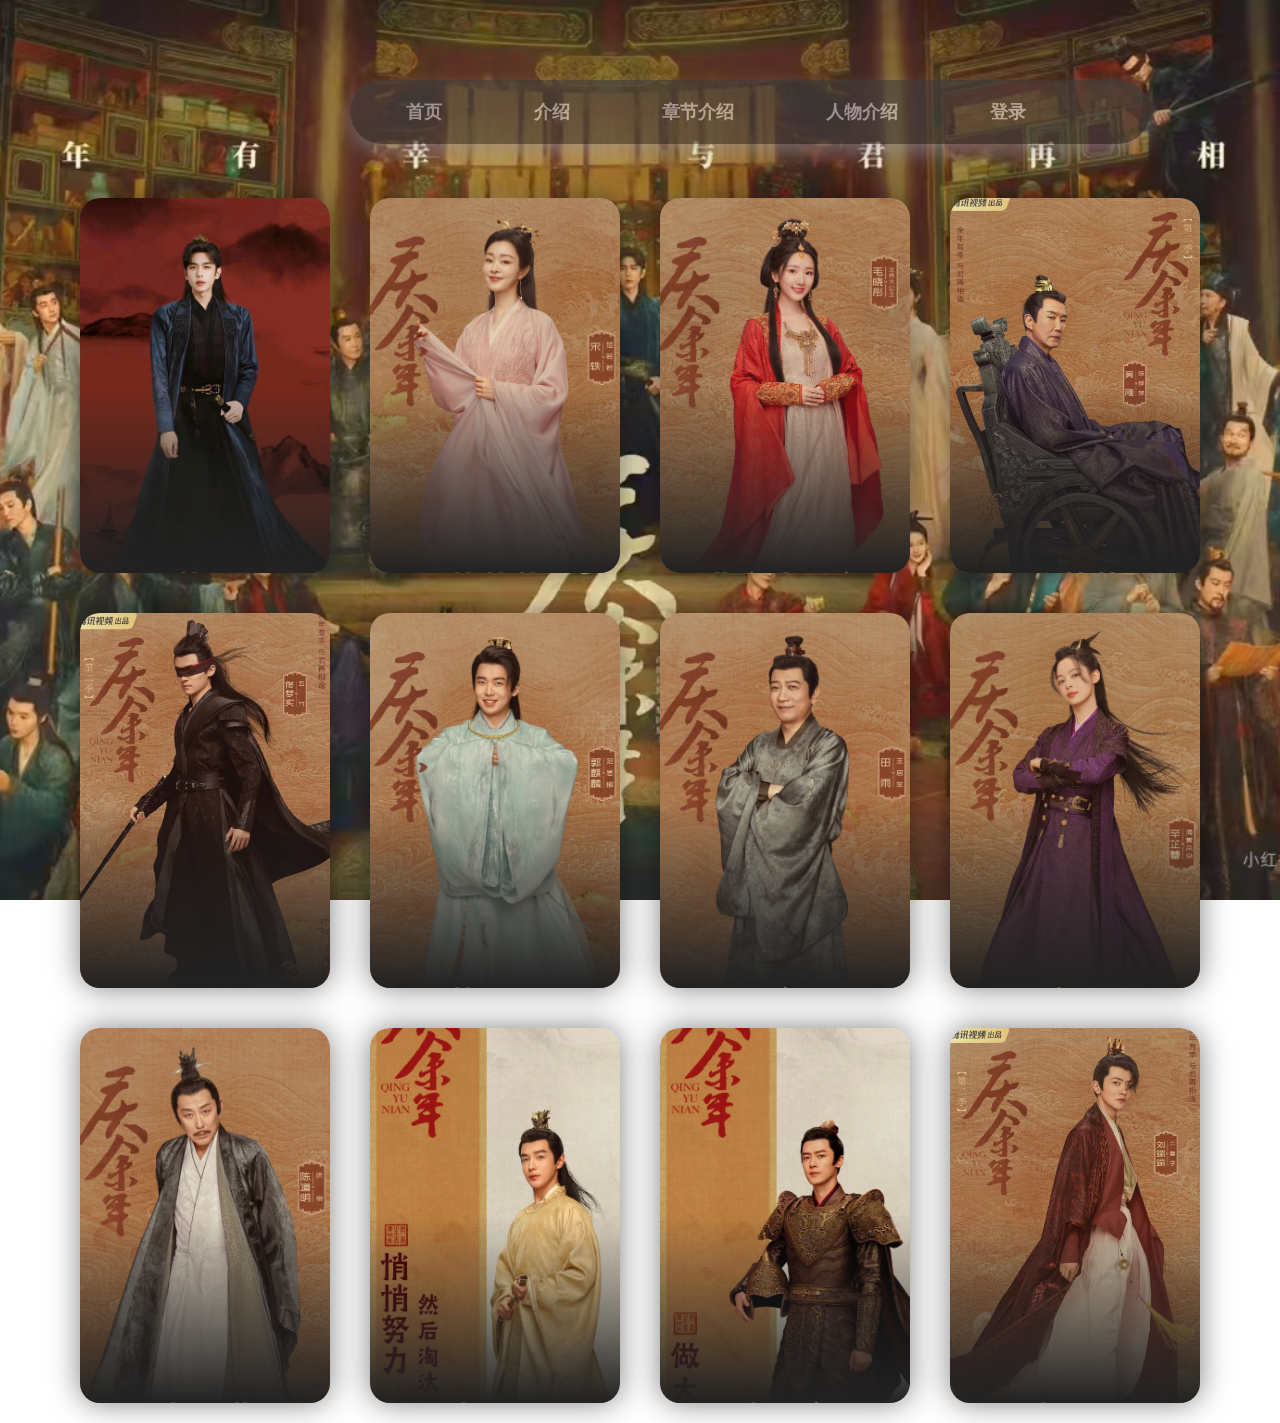
<file: 庆余年网页/renwujs.html>
<!DOCTYPE html>
<html>

<head>
    <meta http-equiv="content-type" content="text/html; charset=utf-8">
    <meta name="viewport" content="width=device-width,initial-scale=1,maximum-scale=1,user-scalable=no">

    <title>人物介绍</title>
    <link rel="stylesheet" href="renwujs.css">
    <link rel="stylesheet" href="nav2.css">
    <style>

    </style>
</head>

<body>
    <div class="庆余年">
        <nav class="nav">
            <a href="index.html" class="nav-item">首页</a>
            <a href="jieshao.html" class="nav-item">介绍</a>
            <a href="zhanjiejs.html" class="nav-item">章节介绍</a>
            <a href="renwujs.html" class="nav-item">人物介绍</a>
            <a href="chaorpduan.html" class="nav-item">登录</a>
    </div>
    <div class="card-container">
        
        <div class="card">
            <div class="photo"><img src="./img/r1.jpg" alt=""></div>
            <h1>范闲</h1>
            <h2></h2>
            <p> 若需无辜者性命来换，
                这大局，要它何用？  </p>
        </div>
        <div class="card">
            <div class="photo"><img src="./img/r2.jpg" alt=""></div>
            <h1>范若若</h1>
            <h2>范府二小姐</h2>
            <p>世间万般风光，皆不及
                我哥哥半分。</p>
        </div>
        <div class="card">
            <div class="photo"><img src="./img/r3.jpg" alt=""></div>
            <h1>北齐大公主</h1>
            <h2>大皇子正妃</h2>
            <p>世人都笑我分不清骡马，
                可我分得清人心好坏。</p>
        </div>
        <div class="card">
            <div class="photo"><img src="./img/r4.jpg" alt=""></div>
            <h1>陈萍萍</h1>
            <h2>鉴查院院长</h2>
            <p>我希望庆国每一个百姓，
                都能做自己的王。 </p>
            
        </div>
        <div class="card">
            <div class="photo"><img src="./img/r5.jpg" alt=""></div>
            <h1>五竹</h1>
            <h2>神庙使者</h2>
            <p>小姐让我护你，我便永远护你。</p>
            
        </div>
        <div class="card">
            <div class="photo"><img src="./img/r6.jpg" alt=""></div>
            <h1>范思辙</h1>
            <h2>范府少爷</h2>
            <p>断我财路，如同杀我父母！</p>
            
        </div>
        <div class="card">
            <div class="photo"><img src="./img/r7.jpg" alt=""></div>
            <h1>王启年</h1>
            <h2>一处文书</h2>
            <p>生死事小，夫人同不同意，
                才是天大的事。</p>
           
        </div>
        <div class="card">
            <div class="photo"><img src="./img/r8.jpg" alt=""></div>
            <h1>海棠朵朵</h1>
            <h2>北齐圣女</h2>
            <p>这世间人人都被规矩捆着，
                偏我不愿循那一套。 </p>
            
        </div>
        <div class="card">
            <div class="photo"><img src="./img/r9.jpg" alt=""></div>
            <h1>李云潜</h1>
            <h2>庆帝</h2>
            <p>    这天下，
                只能由朕一人说了算。 </p>
        </div>
        <div class="card">
            <div class="photo"><img src="./img/r10.jpg" alt=""></div>
            <h1>李承乾</h1>
            <h2>太子</h2>
            <p>  储位本就该是我的，
                任何人都不能抢。  </p>
        </div>
        <div class="card">
            <div class="photo"><img src="./img/r11.jpg" alt=""></div>
            <h1>李承宏</h1>
            <h2>大皇子</h2>
            <p>沙场男儿，只凭刀马
                论高低，不屑阴私算计。</p>
        </div>
        <div class="card">
            <div class="photo"><img src="./img/r12.jpg" alt=""></div>
            <h1>李承泽</h1>
            <h2>二皇子</h2>
            <p>本皇子想要的东西，
                早晚都能握在掌心。</p>
        </div>
        
    </div>
</body>

</html>
</file>
<file: 庆余年网页/renwujs.css>
* {
    margin: 0;
    padding: 0;
    box-sizing: border-box;
}

body {
    height: 100vh;
    display: flex;
    justify-content: center;
    align-items: center;
    /* background: linear-gradient(200deg, #517fa4, #243949); */
    background-image: url('./img/3.jpg');
    background-size: cover;
    background-repeat: no-repeat;
    background-position: center;
    background-attachment: fixed;
}

.card-container {
    display: flex;
    flex-wrap: wrap;
    justify-content: center;
    gap: 40px;
    max-width: 1240px;
    /* 设置为卡片和间隙的总宽度 */
    padding: 20px;
    margin: 0px auto;
    /* 水平居中 */
    margin-top: 700px;
}

.card {
    position: relative;
    width: 250px;
    height: 375px;
    /* background-color: #758a99; */
    border-radius: 20px;
    overflow: hidden;
    display: flex;
    flex-direction: column;
    align-items: center;
    color: #fff;
    box-shadow: 0 0 30px rgba(0, 0, 0, 0.5);
    flex-shrink: 0;

}

.card .photo img {
    width: 100%;
    height: 100%;
    object-fit: cover;
}

.card .photo {
    position: absolute;
    top: 0px;
    width: 100%;
    height: 100%;
    border-radius: 0%;
    overflow: hidden;
    transition: 0.5s;
}

.card:hover .photo {
    top: 30px;
    width: 120px;
    height: 120px;
    border-radius: 50%;
    box-shadow: 0 0 20px rgba(0, 0, 0, 0.8);
}

.card .photo::before {
    content: "";
    position: absolute;
    width: 100%;
    height: 100%;
    background: linear-gradient(to bottom, transparent 50%, #222);
}

.card h1 {
    position: absolute;
    top: 370px;
    transition: 0.5s;
    color: rgb(102, 101, 62);
}

.card:hover h1 {
    top: 170px;
}

.card h2 {
    margin-top: 220px;
    width: 80%;
    border-bottom: 1px solid rgba(255, 255, 255, 0.3);
    font-size: 20px;
    text-align: center;
    margin-bottom: 20px;
    padding-bottom: 20px;
}

.card p {
    width: 90%;
    text-indent: 32px;
    font-size: 12px;
    margin-bottom: 15px;
    line-height: 20px;
    color: rgb(255, 255, 255);
    white-space: pre; /* 保留空格和换行 */
    font-weight: bold;
}
.card a {
    font-size: 14px;
    color: rgba(255, 255, 255, 0.8);
    text-decoration: none;
    border: 1px solid rgba(255, 255, 255, 0.5);
    padding: 5px 22px;
    border-radius: 8px;
}

.card a:hover {
    color: #fff;
    background-color: rgba(255, 255, 255, 0.2);
}
</file>
<file: 庆余年网页/nav2.css>
.nav {
    display: inline-flex;
    position: absolute;
    overflow: hidden;
    background-color: rgb(66, 64, 64);
    padding: 0 10px;
    border-radius: 40px;
    box-shadow: 0 10px 20px rgba(159, 162, 177, .8);
    margin-left: 350px;
    margin-top: -370px;
    width: 800px;
    opacity: 0.6;
}

.nav-item {
    color: #d9d8dd;
    padding: 20px;
    text-decoration: none;
    transition: 0.3s;
    margin: 0 26px;
    z-index: 1;
    font-family: 'Roboto Condensed', sans-serif;
    font-weight: 500;
    position: relative;
    font-size: 18px;
    font-weight: 700;
}

.nav-item:before {
    content: "";
    position: absolute;
    bottom: -6px;
    left: 0;
    width: 100%;
    height: 5px;
    background-color: #07153c;
    border-radius: 8px 8px 0 0;
    opacity: 0;
    transition: 0.3s;
}

.nav-item:not(.is-active):hover:before {
    opacity: 1;
    bottom: 0;
}

.nav-item:not(.is-active):hover {
    color: rgb(43, 42, 42);
}

.nav-indicator {
    position: absolute;
    left: 0;
    bottom: 0;
    height: 4px;
    transition: 0.4s;
    height: 5px;
    z-index: 1;
    border-radius: 8px 8px 0 0;
}
</file>
